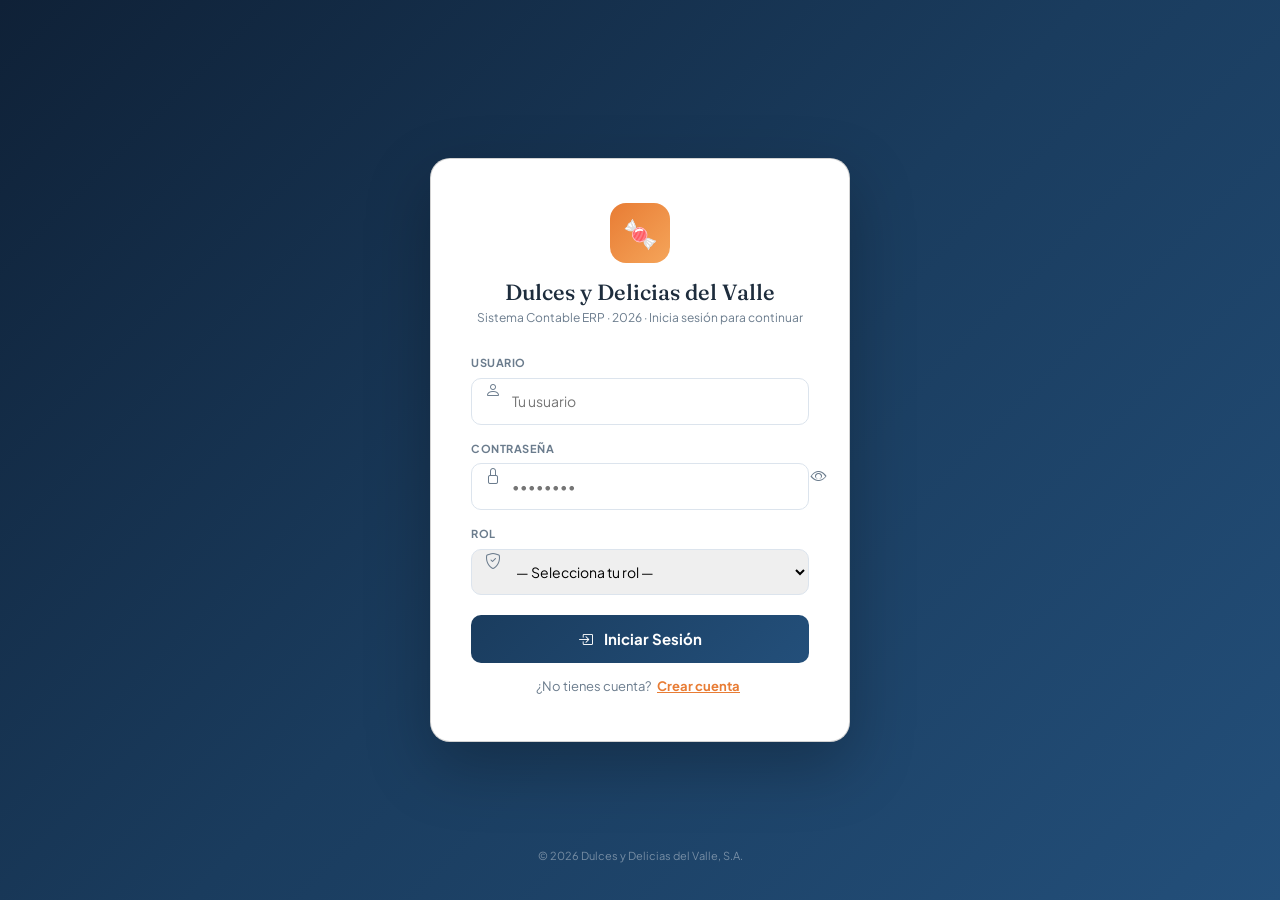
<file: login.html>
<!DOCTYPE html>
<html lang="es">
<head>
<meta charset="UTF-8"/>
<meta name="viewport" content="width=device-width, initial-scale=1.0"/>
<title>Iniciar Sesión — Dulces y Delicias del Valle, S.A.</title>
<link href="https://cdn.jsdelivr.net/npm/bootstrap@5.3.3/dist/css/bootstrap.min.css" rel="stylesheet"/>
<link href="https://cdn.jsdelivr.net/npm/bootstrap-icons@1.11.3/font/bootstrap-icons.css" rel="stylesheet"/>
<link href="https://fonts.googleapis.com/css2?family=Plus+Jakarta+Sans:wght@400;600;700;800&family=Fraunces:wght@700&display=swap" rel="stylesheet"/>
<style>
:root {
  --primary: #1a3c5e;
  --accent:  #e87c34;
  --border:  #dce4ed;
  --text:    #1e2d3d;
  --muted:   #6b7c8d;
}
* { box-sizing: border-box; margin: 0; padding: 0; }
body {
  font-family: 'Plus Jakarta Sans', sans-serif;
  min-height: 100vh;
  display: flex;
  align-items: center;
  justify-content: center;
  background: linear-gradient(135deg, #0f2137 0%, #1a3c5e 50%, #234f7a 100%);
}
.card {
  background: #fff;
  border-radius: 20px;
  padding: 44px 40px;
  width: 100%;
  max-width: 420px;
  box-shadow: 0 24px 64px rgba(0,0,0,0.25);
  margin: 20px;
}
.logo {
  width: 60px; height: 60px;
  background: linear-gradient(135deg, #e87c34, #f5a55a);
  border-radius: 16px;
  display: flex; align-items: center; justify-content: center;
  font-size: 28px;
  margin: 0 auto 16px;
}
h1 { font-family: 'Fraunces', serif; font-size: 22px; color: var(--text); text-align: center; margin-bottom: 4px; }
.sub { font-size: 12px; color: var(--muted); text-align: center; margin-bottom: 28px; }
label { display: block; font-size: 11px; font-weight: 700; text-transform: uppercase; letter-spacing: .5px; color: var(--muted); margin-bottom: 6px; }
.field { position: relative; margin-bottom: 16px; }
.field i { position: absolute; left: 14px; top: 50%; transform: translateY(-50%); color: var(--muted); font-size: 16px; pointer-events: none; }
.field input, .field select {
  width: 100%; padding: 12px 14px 12px 40px;
  border: 1.5px solid var(--border); border-radius: 10px;
  font-size: 14px; font-family: 'Plus Jakarta Sans', sans-serif;
  outline: none; transition: border-color .2s;
}
.field input:focus, .field select:focus { border-color: var(--primary); }
.eye { position: absolute; right: 12px; top: 50%; transform: translateY(-50%); background: none; border: none; cursor: pointer; color: var(--muted); font-size: 16px; }
.btn-main {
  width: 100%; padding: 13px;
  background: linear-gradient(135deg, var(--primary), #234f7a);
  color: #fff; border: none; border-radius: 10px;
  font-size: 15px; font-weight: 700; cursor: pointer;
  font-family: 'Plus Jakarta Sans', sans-serif;
  transition: opacity .2s, transform .2s;
  margin-top: 4px;
}
.btn-main:hover { opacity: .9; transform: translateY(-1px); }
.btn-main:disabled { opacity: .6; cursor: not-allowed; transform: none; }
.btn-sec {
  width: 100%; padding: 11px;
  background: none; border: 1.5px solid var(--border); border-radius: 10px;
  font-size: 14px; cursor: pointer; color: var(--muted); margin-top: 8px;
  font-family: 'Plus Jakarta Sans', sans-serif;
}
.btn-link { background: none; border: none; color: var(--accent); font-weight: 700; font-size: 13px; cursor: pointer; padding: 0 4px; }
.error { background: #fdf0f0; border: 1px solid #f5c6c6; border-radius: 10px; padding: 10px 14px; font-size: 13px; color: #c0392b; margin-bottom: 14px; display: none; }
.success { background: #f0fdf4; border: 1px solid #86efac; border-radius: 10px; padding: 10px 14px; font-size: 13px; color: #166534; margin-bottom: 14px; display: none; }
.divider { border: none; border-top: 1px solid var(--border); margin: 20px 0; }
.footer { text-align: center; margin-top: 20px; font-size: 11px; color: rgba(255,255,255,.4); width: 100%; position: fixed; bottom: 20px; left: 0; }</style>
</head>
<body>

<div class="card">
  <div class="logo">🍬</div>
  <h1>Dulces y Delicias del Valle</h1>
  <p class="sub">Sistema Contable ERP · 2026 · Inicia sesión para continuar</p>

  <!-- MENSAJES -->
  <div class="error" id="msg-error"></div>
  <div class="success" id="msg-ok"></div>

  <!-- ── PANEL LOGIN ── -->
  <div id="panel-login">
    <div class="field">
      <label>Usuario</label>
      <i class="bi bi-person"></i>
      <input type="text" id="inp-user" placeholder="Tu usuario" autocomplete="username"/>
    </div>
    <div class="field">
      <label>Contraseña</label>
      <i class="bi bi-lock"></i>
      <input type="password" id="inp-pass" placeholder="••••••••" autocomplete="current-password"/>
      <button class="eye" type="button" onclick="togglePass('inp-pass','eye1')"><i id="eye1" class="bi bi-eye"></i></button>
    </div>
    <div class="field">
      <label>Rol</label>
      <i class="bi bi-shield-check"></i>
      <select id="inp-rol">
        <option value="">— Selecciona tu rol —</option>
        <option value="Gerente General">Gerente General</option>
        <option value="Contador">Contador</option>
        <option value="Vendedor / Asesor">Vendedor / Asesor</option>
        <option value="Bodeguero">Bodeguero</option>
        <option value="Piloto / Repartidor">Piloto / Repartidor</option>
      </select>
    </div>
    <button class="btn-main" id="btn-login" onclick="iniciarSesion()">
      <i class="bi bi-box-arrow-in-right me-2"></i> Iniciar Sesión
    </button>
    <div style="text-align:center;margin-top:14px;font-size:13px;color:var(--muted)">
      ¿No tienes cuenta?
      <button class="btn-link" onclick="mostrarPanel('registro')">Crear cuenta</button>
    </div>
  </div>

  <!-- ── PANEL REGISTRO ── -->
  <div id="panel-registro" style="display:none">
    <hr class="divider">
    <p style="font-size:13px;font-weight:700;color:var(--text);text-align:center;margin-bottom:16px">
      <i class="bi bi-person-plus" style="color:var(--accent)"></i> Crear nueva cuenta
    </p>
    <div class="field">
      <label>Nombre Completo</label>
      <i class="bi bi-person-badge"></i>
      <input type="text" id="reg-nombre" placeholder="Tu nombre completo"/>
    </div>
    <div class="field">
      <label>Usuario</label>
      <i class="bi bi-at"></i>
      <input type="text" id="reg-user" placeholder="Nombre de usuario único"/>
    </div>
    <div class="field">
      <label>Contraseña</label>
      <i class="bi bi-lock"></i>
      <input type="password" id="reg-pass" placeholder="Mínimo 6 caracteres"/>
      <button class="eye" type="button" onclick="togglePass('reg-pass','eye2')"><i id="eye2" class="bi bi-eye"></i></button>
    </div>
    <div class="field">
      <label>Rol</label>
      <i class="bi bi-shield-check"></i>
      <select id="reg-rol">
        <option value="">— Selecciona tu rol —</option>
        <option value="Gerente General">Gerente General</option>
        <option value="Contador">Contador</option>
        <option value="Vendedor / Asesor">Vendedor / Asesor</option>
        <option value="Bodeguero">Bodeguero</option>
        <option value="Piloto / Repartidor">Piloto / Repartidor</option>
      </select>
    </div>
    <button class="btn-main" id="btn-reg" onclick="registrar()" style="background:linear-gradient(135deg,var(--accent),#f5a55a)">
      <i class="bi bi-person-check me-2"></i> Crear Cuenta
    </button>
    <button class="btn-sec" onclick="mostrarPanel('login')">← Volver al login</button>
  </div>
</div>

<p class="footer">© 2026 Dulces y Delicias del Valle, S.A.</p>

<script>
const API = 'https://dulces-erp-production.up.railway.app/erp-backend/api';

// ── Helpers ─────────────────────────────────────────────
function togglePass(inputId, iconId) {
  var inp  = document.getElementById(inputId);
  var icon = document.getElementById(iconId);
  if (inp.type === 'password') {
    inp.type = 'text';
    icon.className = 'bi bi-eye-slash';
  } else {
    inp.type = 'password';
    icon.className = 'bi bi-eye';
  }
}

function mostrarPanel(panel) {
  document.getElementById('panel-login').style.display    = panel === 'login'    ? 'block' : 'none';
  document.getElementById('panel-registro').style.display = panel === 'registro' ? 'block' : 'none';
  limpiarMensajes();
}

function mostrarError(msg) {
  var el = document.getElementById('msg-error');
  el.textContent = msg;
  el.style.display = 'block';
  document.getElementById('msg-ok').style.display = 'none';
}

function mostrarOk(msg) {
  var el = document.getElementById('msg-ok');
  el.textContent = msg;
  el.style.display = 'block';
  document.getElementById('msg-error').style.display = 'none';
}

function limpiarMensajes() {
  document.getElementById('msg-error').style.display = 'none';
  document.getElementById('msg-ok').style.display    = 'none';
}

function setBtnLoading(id, loading, texto) {
  var btn = document.getElementById(id);
  btn.disabled = loading;
  btn.innerHTML = loading
    ? '<span class="spinner-border spinner-border-sm me-2" role="status"></span>Espera...'
    : texto;
}

// ── Login ────────────────────────────────────────────────
function iniciarSesion() {
  limpiarMensajes();

  var usuario = document.getElementById('inp-user').value.trim();
  var password = document.getElementById('inp-pass').value;
  var rol      = document.getElementById('inp-rol').value;

  if (!usuario || !password || !rol) {
    mostrarError('Completa todos los campos.');
    return;
  }

  setBtnLoading('btn-login', true, '');

  fetch(API + '/login.php', {
    method: 'POST',
    headers: { 'Content-Type': 'application/json' },
    body: JSON.stringify({ usuario: usuario, password: password, rol: rol })
  })
  .then(function(res) { return res.text(); })
  .then(function(text) {
    var data = null;
    try {
      var match = text.match(/\{[\s\S]*\}/);
      data = match ? JSON.parse(match[0]) : null;
    } catch(e) {
      mostrarError('Error al procesar respuesta del servidor.');
      setBtnLoading('btn-login', false, '<i class="bi bi-box-arrow-in-right me-2"></i> Iniciar Sesión');
      return;
    }

    if (data && data.ok) {
      sessionStorage.setItem('erp_usuario', JSON.stringify({
        id:      data.id,
        nombre:  data.nombre,
        usuario: data.usuario,
        rol:     data.rol
      }));
      window.location.href = 'index.html';
    } else {
      mostrarError(data ? data.mensaje : 'Error desconocido.');
      setBtnLoading('btn-login', false, '<i class="bi bi-box-arrow-in-right me-2"></i> Iniciar Sesión');
    }
  })
  .catch(function(err) {
    mostrarError('No se pudo conectar. ¿Está XAMPP activo?');
    setBtnLoading('btn-login', false, '<i class="bi bi-box-arrow-in-right me-2"></i> Iniciar Sesión');
    console.error(err);
  });
}

// ── Registro ─────────────────────────────────────────────
function registrar() {
  limpiarMensajes();

  var nombre   = document.getElementById('reg-nombre').value.trim();
  var usuario  = document.getElementById('reg-user').value.trim();
  var password = document.getElementById('reg-pass').value;
  var rol      = document.getElementById('reg-rol').value;

  if (!nombre || !usuario || !password || !rol) {
    mostrarError('Completa todos los campos.');
    return;
  }
  if (password.length < 6) {
    mostrarError('La contraseña debe tener al menos 6 caracteres.');
    return;
  }

  setBtnLoading('btn-reg', true, '');

  fetch(API + '/usuarios.php', {
    method: 'POST',
    headers: { 'Content-Type': 'application/json' },
    body: JSON.stringify({ nombre: nombre, usuario: usuario, password: password, rol: rol })
  })
  .then(function(res) { return res.text(); })
  .then(function(text) {
    var data = null;
    try {
      var match = text.match(/\{[\s\S]*\}/);
      data = match ? JSON.parse(match[0]) : null;
    } catch(e) {}

    if (data && data.ok) {
      sessionStorage.setItem('erp_usuario', JSON.stringify({
        id: data.id, nombre: nombre, usuario: usuario, rol: rol
      }));
      window.location.href = 'index.html';
    } else {
      mostrarError(data ? data.mensaje : 'No se pudo crear la cuenta.');
      setBtnLoading('btn-reg', false, '<i class="bi bi-person-check me-2"></i> Crear Cuenta');
    }
  })
  .catch(function(err) {
    mostrarError('Error de conexión.');
    setBtnLoading('btn-reg', false, '<i class="bi bi-person-check me-2"></i> Crear Cuenta');
    console.error(err);
  });
}

// Enter en contraseña dispara login
document.addEventListener('DOMContentLoaded', function() {
  document.getElementById('inp-pass').addEventListener('keydown', function(e) {
    if (e.key === 'Enter') iniciarSesion();
  });
  document.getElementById('reg-pass').addEventListener('keydown', function(e) {
    if (e.key === 'Enter') registrar();
  });
});
</script>

</body>
</html>
</file>
